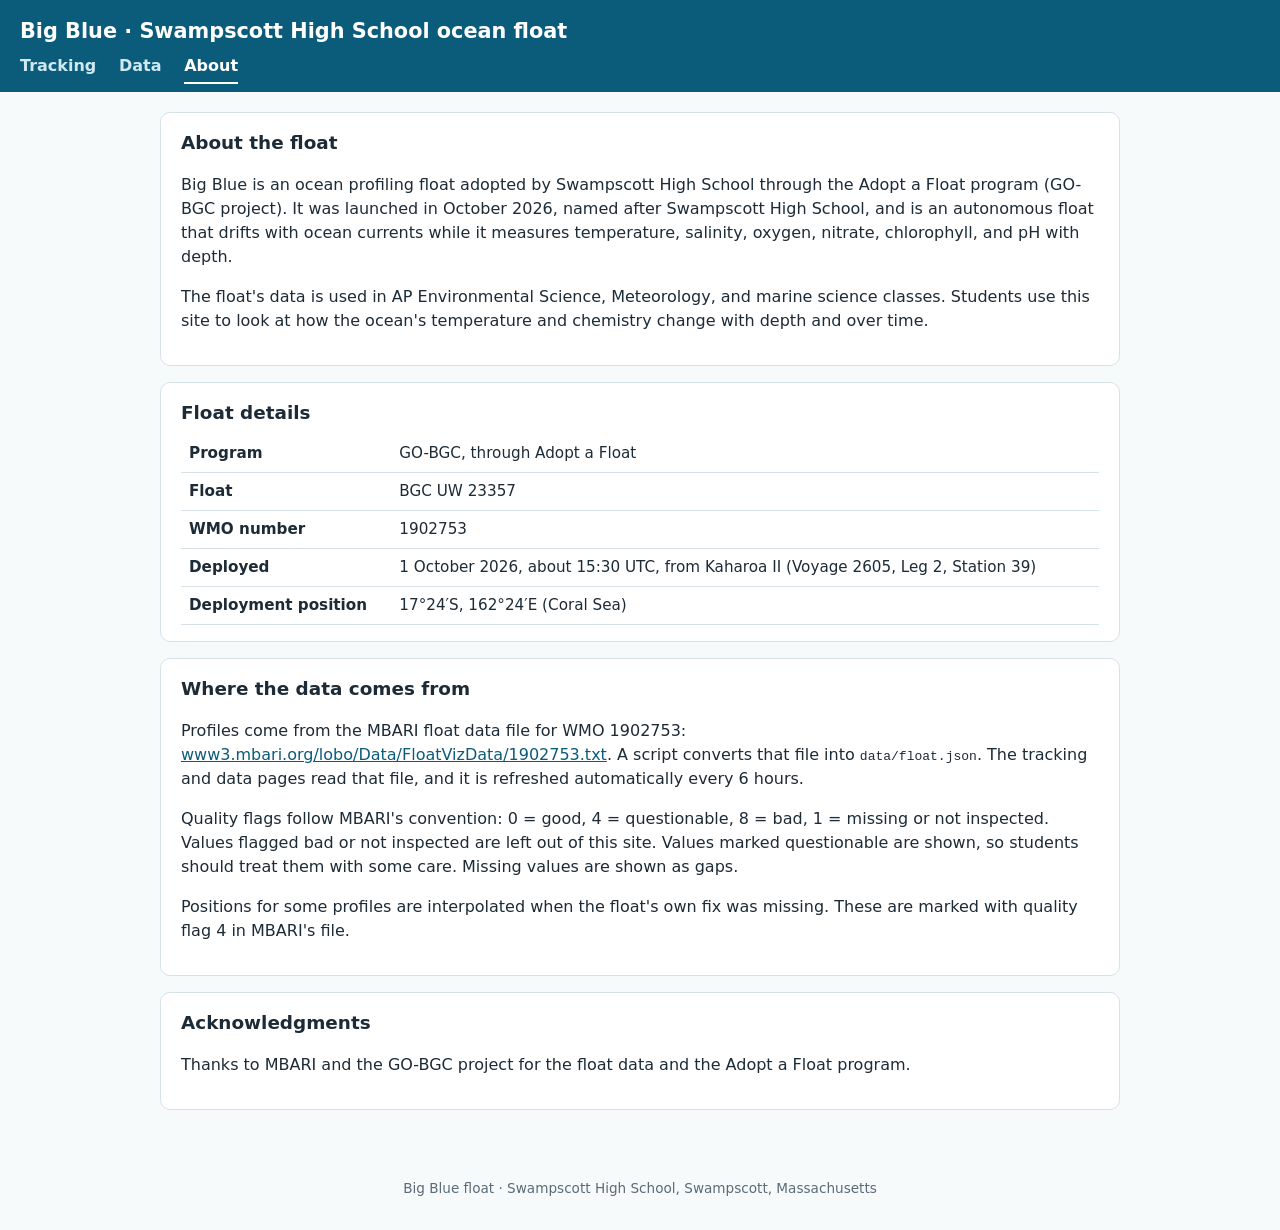
<file: about.html>
<!doctype html>
<html lang="en">
<head>
  <meta charset="utf-8">
  <meta name="viewport" content="width=device-width, initial-scale=1">
  <title>About · Big Blue Float</title>
  <link rel="stylesheet" href="css/style.css">
  <script src="js/common.js"></script>
</head>
<body>
  <header class="site">
    <h1>Big Blue · Swampscott High School ocean float</h1>
    <nav>
      <a href="tracking.html">Tracking</a>
      <a href="data.html">Data</a>
      <a href="about.html">About</a>
    </nav>
  </header>

  <main>
    <div class="card">
      <h2 style="margin-top:0">About the float</h2>
      <p>
        Big Blue is an ocean profiling float adopted by Swampscott High School through the
        Adopt a Float program (GO-BGC project). It was launched in October 2026, named after
        Swampscott High School, and is an autonomous float that drifts with ocean currents while
        it measures temperature, salinity, oxygen, nitrate, chlorophyll, and pH with depth.
      </p>
      <p>
        The float's data is used in AP Environmental Science, Meteorology, and marine science
        classes. Students use this site to look at how the ocean's temperature and chemistry change
        with depth and over time.
      </p>
    </div>

    <div class="card">
      <h2 style="margin-top:0">Float details</h2>
      <table>
        <tbody>
          <tr><th>Program</th><td>GO-BGC, through Adopt a Float</td></tr>
          <tr><th>Float</th><td>BGC UW 23357</td></tr>
          <tr><th>WMO number</th><td>1902753</td></tr>
          <tr><th>Deployed</th><td>1 October 2026, about 15:30 UTC, from Kaharoa II (Voyage 2605, Leg 2, Station 39)</td></tr>
          <tr><th>Deployment position</th><td>17°24′S, 162°24′E (Coral Sea)</td></tr>
        </tbody>
      </table>
    </div>

    <div class="card">
      <h2 style="margin-top:0">Where the data comes from</h2>
      <p>
        Profiles come from the MBARI float data file for WMO 1902753:
        <a href="https://www3.mbari.org/lobo/Data/FloatVizData//1902753.txt">www3.mbari.org/lobo/Data/FloatVizData/1902753.txt</a>.
        A script converts that file into <code>data/float.json</code>. The tracking and data
        pages read that file, and it is refreshed automatically every 6 hours.
      </p>
      <p>
        Quality flags follow MBARI's convention: 0 = good, 4 = questionable, 8 = bad, 1 = missing
        or not inspected. Values flagged bad or not inspected are left out of this site. Values
        marked questionable are shown, so students should treat them with some care. Missing
        values are shown as gaps.
      </p>
      <p>
        Positions for some profiles are interpolated when the float's own fix was missing. These
        are marked with quality flag 4 in MBARI's file.
      </p>
    </div>

    <div class="card">
      <h2 style="margin-top:0">Acknowledgments</h2>
      <p>
        Thanks to MBARI and the GO-BGC project for the float data and the Adopt a Float program.
      </p>
    </div>
  </main>

  <footer>
    Big Blue float · Swampscott High School, Swampscott, Massachusetts
  </footer>
</body>
</html>
</file>
<file: css/style.css>
:root {
  --ink: #1d2b36;
  --muted: #5b6b78;
  --sea: #0b5c7a;
  --bg: #f7fafb;
  --line: #d6e2e8;
  --accent: #c05621;
}
* { box-sizing: border-box; }
body {
  margin: 0;
  font-family: system-ui, -apple-system, "Segoe UI", Roboto, sans-serif;
  color: var(--ink);
  background: var(--bg);
  line-height: 1.5;
}
header.site {
  background: var(--sea);
  color: #fff;
  padding: 1rem 1.25rem 0.5rem;
}
header.site h1 { margin: 0 0 0.4rem; font-size: 1.3rem; }
nav a {
  color: #cfe8f1;
  margin-right: 1.1rem;
  text-decoration: none;
  font-weight: 600;
  display: inline-block;
  padding-bottom: 0.3rem;
}
nav a.active, nav a:hover { color: #fff; border-bottom: 2px solid #fff; }
main { max-width: 1000px; margin: 0 auto; padding: 1.25rem; }
h2 { font-size: 1.15rem; margin: 1.25rem 0 0.5rem; }
.card {
  background: #fff;
  border: 1px solid var(--line);
  border-radius: 10px;
  padding: 1rem 1.25rem;
  margin-bottom: 1rem;
}
.stats { display: grid; grid-template-columns: repeat(auto-fit, minmax(170px, 1fr)); gap: 0.75rem; }
.stat .label { font-size: 0.78rem; color: var(--muted); text-transform: uppercase; letter-spacing: 0.04em; }
.stat .value { font-size: 1.2rem; font-weight: 700; }
#map { height: 460px; border-radius: 10px; border: 1px solid var(--line); }
table { border-collapse: collapse; width: 100%; font-size: 0.95rem; }
th, td { text-align: left; padding: 0.45rem 0.5rem; border-bottom: 1px solid var(--line); }
.muted { color: var(--muted); font-size: 0.9rem; }
.controls { display: flex; flex-wrap: wrap; gap: 1rem; align-items: flex-end; margin-bottom: 0.75rem; }
.controls label { display: flex; flex-direction: column; font-size: 0.85rem; color: var(--muted); gap: 0.25rem; }
select, button {
  font: inherit;
  padding: 0.4rem 0.6rem;
  border: 1px solid var(--line);
  border-radius: 6px;
  background: #fff;
  color: var(--ink);
}
button { background: var(--sea); color: #fff; border-color: var(--sea); cursor: pointer; }
.checks { display: flex; flex-wrap: wrap; gap: 0.5rem 1rem; font-size: 0.95rem; }
.chart-wrap { position: relative; height: 480px; }
.error { color: #9b2c2c; font-weight: 600; }
footer { text-align: center; color: var(--muted); font-size: 0.85rem; padding: 2rem 1rem; }
a { color: var(--sea); }
</file>
